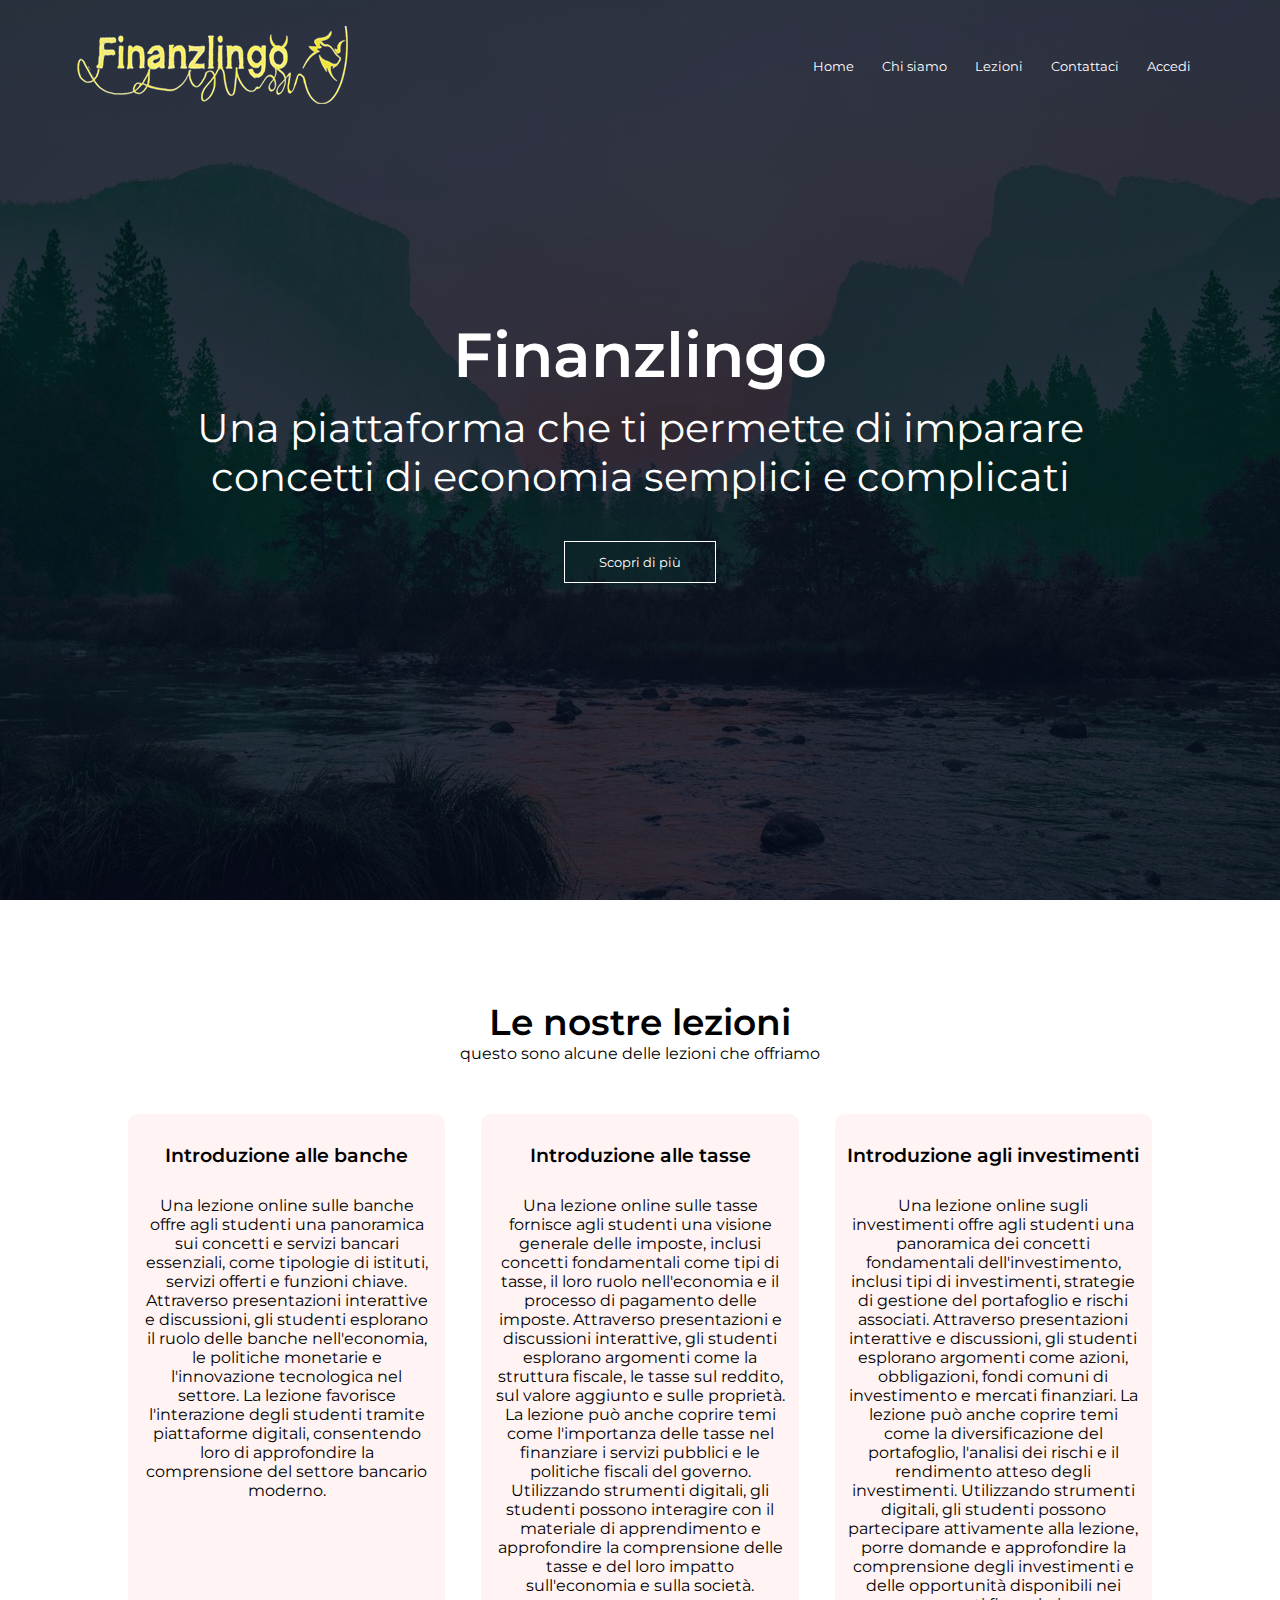
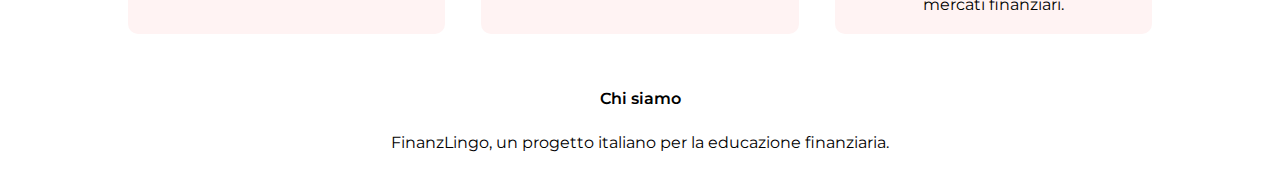
<file: index.html>
<!DOCTYPE html>
<html>
<head>

<meta name="viewport" content="with=device-width, initial-scale=1.0">
    <title>Finanzlingo?</title>
    <link rel="stylesheet" href="styles.css">
    <link rel="preconnect" href="https://fonts.googleapis.com">
    <link rel="preconnect" href="https://fonts.gstatic.com" crossorigin>
    <link href="https://fonts.googleapis.com/css2?family=Montserrat:ital,wght@0,100..900;1,100..900&display=swap" rel="stylesheet">
    <link rel="stylesheet" href="https://cdnjs.cloudflare.com/ajax/libs/font-awesome/4.7.0/css/font-awesome.min.css">


</head>


    <body>
        
        <section class="header">
<nav>
    <a href="index.html"><img src="images/logo.png"></a>

    <div class="nav-links" id="navlinks">
        <i class="fa fa-times" onclick="hidemenu()"></i>
        
        <ul>
        
                <li><a href="home.html">Home</a></li>
                <li><a href="chisiamo.html">Chi siamo</a></li>
                <li><a href="corsi.html">Lezioni</a></li>
                <li><a href="contattaci.html">Contattaci</a></li>
                <li><a href="index.html">Accedi</a></li>
            
        </ul>

    </div>
    <i class="fa fa-bars" onclick="showmenu()"></i>
</nav>
<div class="text-box">
    <h1>Finanzlingo</h1>
    <p>Una piattaforma che ti permette di imparare<br> concetti di economia semplici e complicati</p>
    <a href="" class="hero-btn">Scopri di più</a>
</div>

        </section>
        <!--------lezioni----------->
        <section class="Lezioni">
            <h1>Le nostre lezioni</h1>
            <p>questo sono alcune delle lezioni che offriamo</p>
            <div class="row">
                <div class="Lezioni-col" > 
                    <h3> Introduzione alle banche</h3>
                    <br>
                    <p>
                        Una lezione online sulle banche offre agli studenti una panoramica sui concetti e servizi bancari essenziali, come tipologie di istituti, servizi offerti e funzioni chiave. Attraverso presentazioni interattive e discussioni, gli studenti esplorano il ruolo delle banche nell'economia, le politiche monetarie e l'innovazione tecnologica nel settore. La lezione favorisce l'interazione degli studenti tramite piattaforme digitali, consentendo loro di approfondire la comprensione del settore bancario moderno.
                    </p>
                    </div>
                    <div class="Lezioni-col" > 
                    <h3> Introduzione alle tasse</h3>
                    <br>
                    <p>
                        Una lezione online sulle tasse fornisce agli studenti una visione generale delle imposte, inclusi concetti fondamentali come tipi di tasse, il loro ruolo nell'economia e il processo di pagamento delle imposte. Attraverso presentazioni e discussioni interattive, gli studenti esplorano argomenti come la struttura fiscale, le tasse sul reddito, sul valore aggiunto e sulle proprietà. La lezione può anche coprire temi come l'importanza delle tasse nel finanziare i servizi pubblici e le politiche fiscali del governo. Utilizzando strumenti digitali, gli studenti possono interagire con il materiale di apprendimento e approfondire la comprensione delle tasse e del loro impatto sull'economia e sulla società.
                    </p>
                    </div>
                    <div class="Lezioni-col" > 
                    <h3> Introduzione agli investimenti</h3>
                    <br>
                    <p>
                        Una lezione online sugli investimenti offre agli studenti una panoramica dei concetti fondamentali dell'investimento, inclusi tipi di investimenti, strategie di gestione del portafoglio e rischi associati. Attraverso presentazioni interattive e discussioni, gli studenti esplorano argomenti come azioni, obbligazioni, fondi comuni di investimento e mercati finanziari. La lezione può anche coprire temi come la diversificazione del portafoglio, l'analisi dei rischi e il rendimento atteso degli investimenti. Utilizzando strumenti digitali, gli studenti possono partecipare attivamente alla lezione, porre domande e approfondire la comprensione degli investimenti e delle opportunità disponibili nei mercati finanziari.
                    </div>
                </div>



        </section>
<!---------footer------------->
        <section class="footer">
            <h4>Chi siamo</h4>
            <p>FinanzLingo, un progetto italiano per la educazione finanziaria.</p>

        </section>

        <script src="functions.js"> </script>
           
    </body>



</html>
</file>
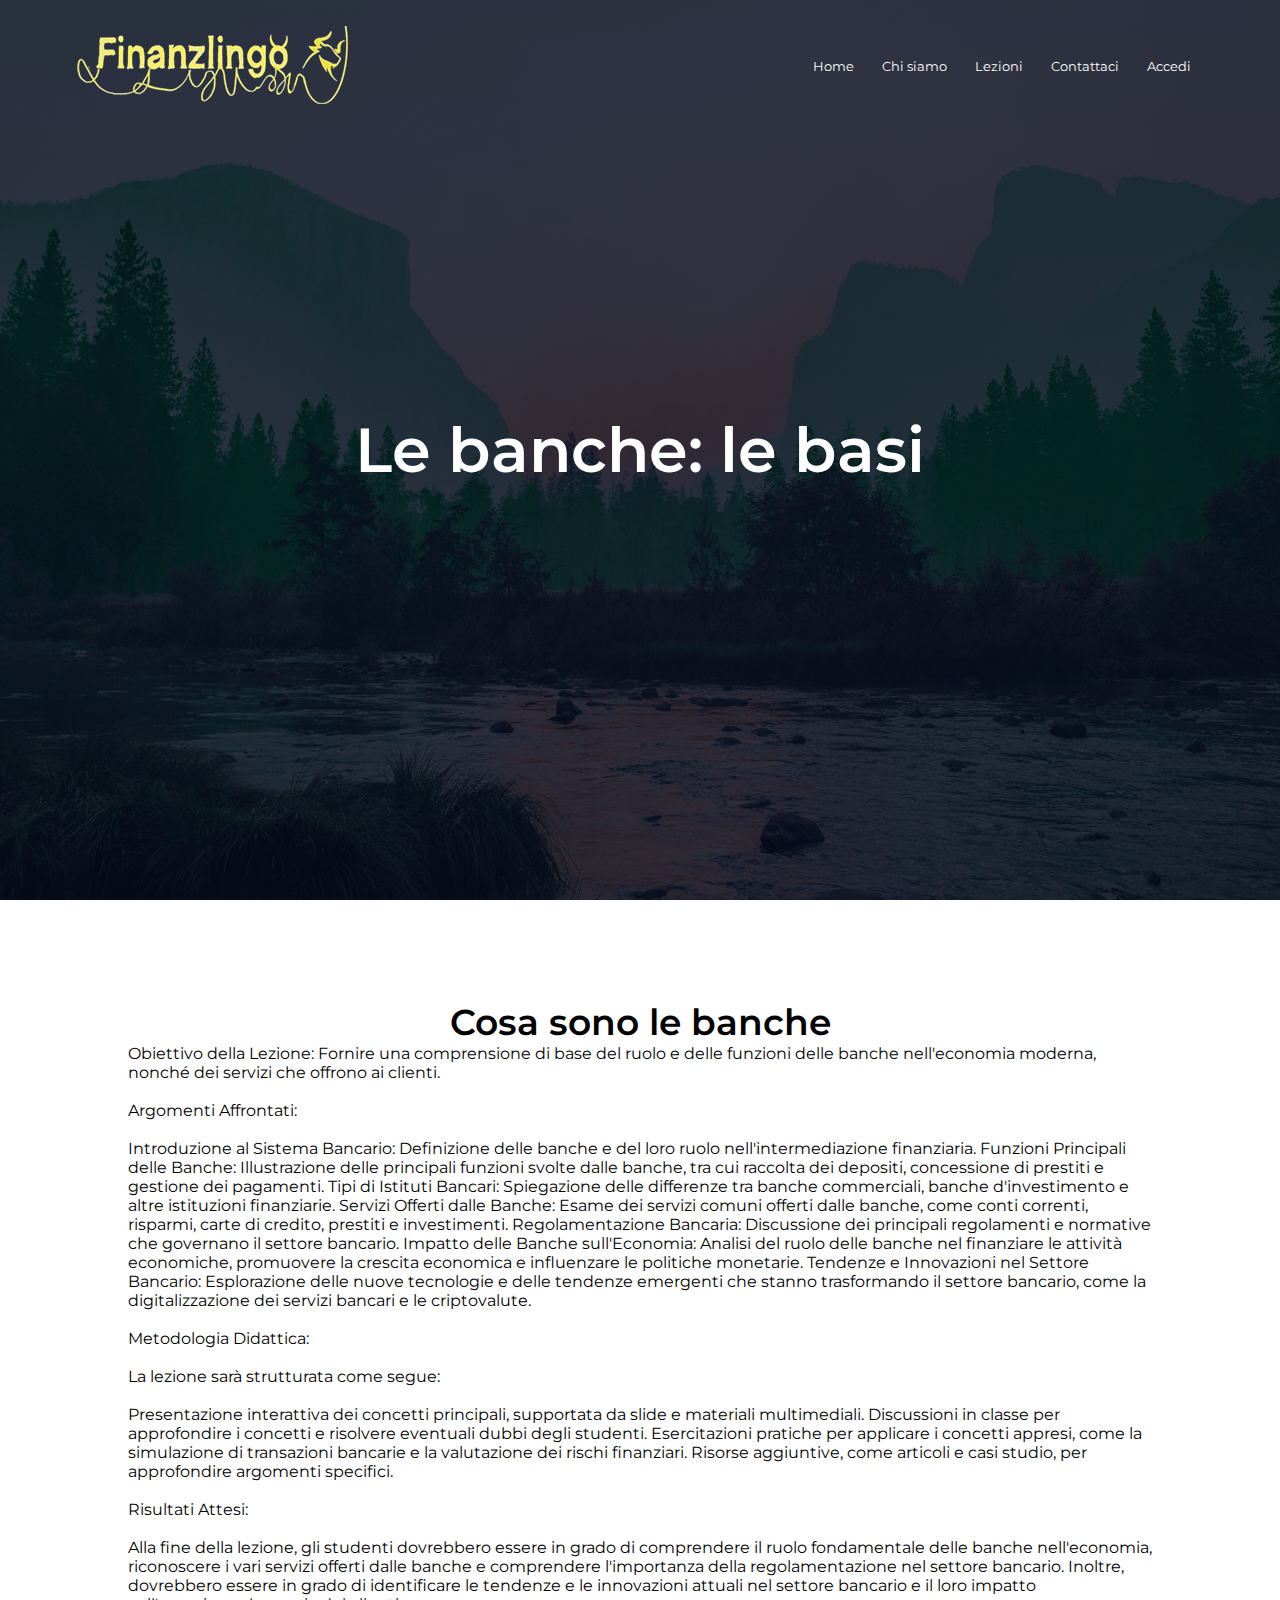
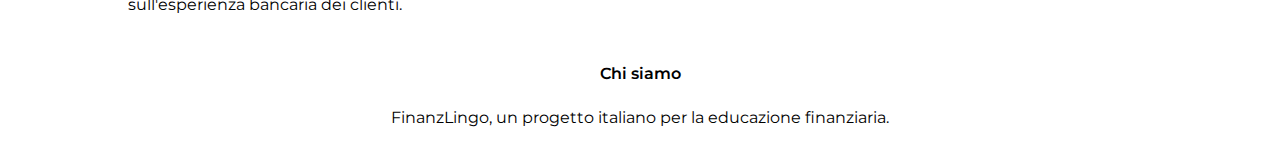
<file: banchebase.html>
<!DOCTYPE html>
<html>
<head>

<meta name="viewport" content="with=device-width, initial-scale=1.0">
    <title>Finanzlingo?</title>
    <link rel="stylesheet" href="styles.css">
    <link rel="preconnect" href="https://fonts.googleapis.com">
    <link rel="preconnect" href="https://fonts.gstatic.com" crossorigin>
    <link href="https://fonts.googleapis.com/css2?family=Montserrat:ital,wght@0,100..900;1,100..900&display=swap" rel="stylesheet">
    <link rel="stylesheet" href="https://cdnjs.cloudflare.com/ajax/libs/font-awesome/4.7.0/css/font-awesome.min.css">


</head>


    <body>
        
        <section class="header">
<nav>
    <a href="index.html"><img src="images/logo.png"></a>

    <div class="nav-links" id="navlinks">
        <i class="fa fa-times" onclick="hidemenu()"></i>
        
        <ul>
        
                <li><a href="home.html">Home</a></li>
                <li><a href="chisiamo.html">Chi siamo</a></li>
                <li><a href="corsi.html">Lezioni</a></li>
                <li><a href="contattaci.html">Contattaci</a></li>
                <li><a href="index.html">Accedi</a></li>
            
        </ul>

    </div>
    <i class="fa fa-bars" onclick="showmenu()"></i>
</nav>
<div class="text-box">
    <h1>Le banche: le basi</h1>

</div>

        </section>
        <!--------lezione----------->
        <section class="Lezioni">
            <h1>Cosa sono le banche
            </h1>
            <p class="centrale">
                Obiettivo della Lezione:
                Fornire una comprensione di base del ruolo e delle funzioni delle banche nell'economia moderna, nonché dei servizi che offrono ai clienti.
                <br><br>
                Argomenti Affrontati:
                <br><br>
                Introduzione al Sistema Bancario: Definizione delle banche e del loro ruolo nell'intermediazione finanziaria.
                Funzioni Principali delle Banche: Illustrazione delle principali funzioni svolte dalle banche, tra cui raccolta dei depositi, concessione di prestiti e gestione dei pagamenti.
                Tipi di Istituti Bancari: Spiegazione delle differenze tra banche commerciali, banche d'investimento e altre istituzioni finanziarie.
                Servizi Offerti dalle Banche: Esame dei servizi comuni offerti dalle banche, come conti correnti, risparmi, carte di credito, prestiti e investimenti.
                Regolamentazione Bancaria: Discussione dei principali regolamenti e normative che governano il settore bancario.
                Impatto delle Banche sull'Economia: Analisi del ruolo delle banche nel finanziare le attività economiche, promuovere la crescita economica e influenzare le politiche monetarie.
                Tendenze e Innovazioni nel Settore Bancario: Esplorazione delle nuove tecnologie e delle tendenze emergenti che stanno trasformando il settore bancario, come la digitalizzazione dei servizi bancari e le criptovalute.
                <br><br>Metodologia Didattica:<br><br>
                La lezione sarà strutturata come segue:
                <br><br>
                Presentazione interattiva dei concetti principali, supportata da slide e materiali multimediali.
                Discussioni in classe per approfondire i concetti e risolvere eventuali dubbi degli studenti.
                Esercitazioni pratiche per applicare i concetti appresi, come la simulazione di transazioni bancarie e la valutazione dei rischi finanziari.
                Risorse aggiuntive, come articoli e casi studio, per approfondire argomenti specifici.<br><br>
                Risultati Attesi:<br><br>
                Alla fine della lezione, gli studenti dovrebbero essere in grado di comprendere il ruolo fondamentale delle banche nell'economia, riconoscere i vari servizi offerti dalle banche e comprendere l'importanza della regolamentazione nel settore bancario. Inoltre, dovrebbero essere in grado di identificare le tendenze e le innovazioni attuali nel settore bancario e il loro impatto sull'esperienza bancaria dei clienti.
            </p>
           


        </section>
<!---------footer------------->
        <section class="footer">
            <h4>Chi siamo</h4>
            <p>FinanzLingo, un progetto italiano per la educazione finanziaria.</p>

        </section>

        <script src="functions.js"> </script>
           
    </body>



</html>
</file>
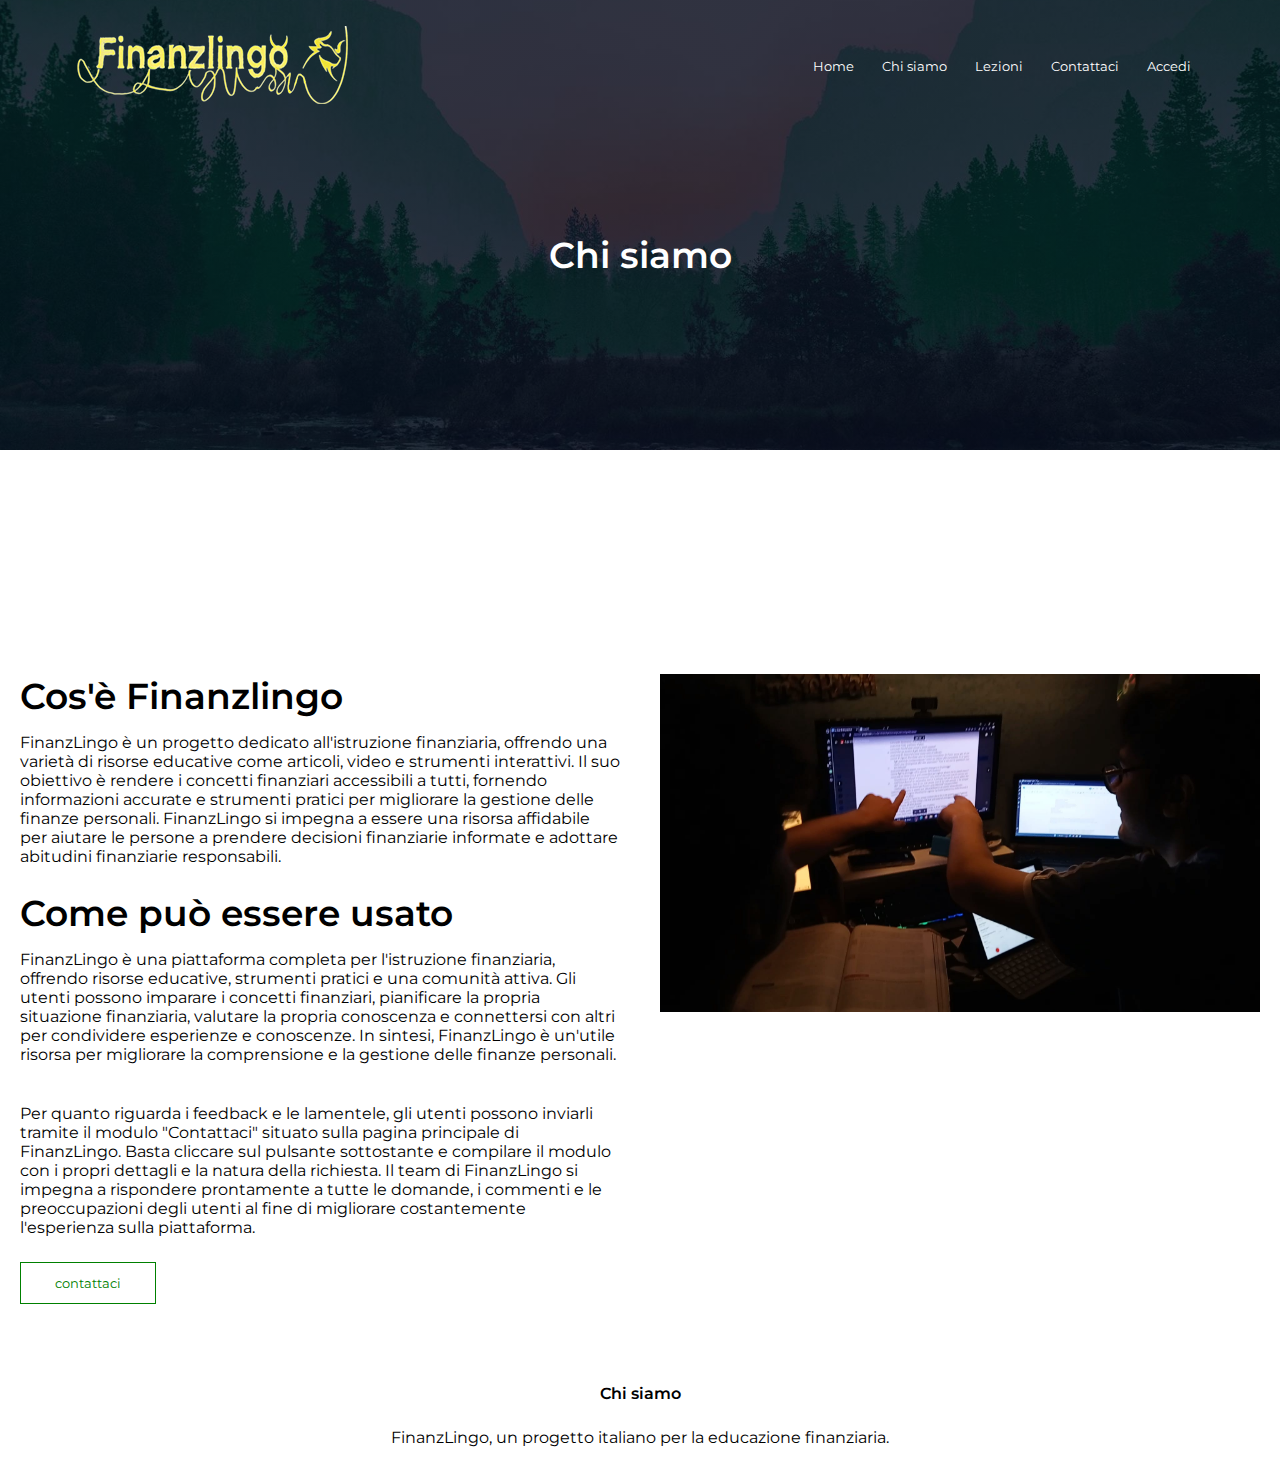
<file: chisiamo.html>
<!DOCTYPE html>
<html>
<head>

<meta name="viewport" content="with=device-width, initial-scale=1.0">
    <title>Finanzlingo?</title>
    <link rel="stylesheet" href="styles.css">
    <link rel="preconnect" href="https://fonts.googleapis.com">
    <link rel="preconnect" href="https://fonts.gstatic.com" crossorigin>
    <link href="https://fonts.googleapis.com/css2?family=Montserrat:ital,wght@0,100..900;1,100..900&display=swap" rel="stylesheet">
    <link rel="stylesheet" href="https://cdnjs.cloudflare.com/ajax/libs/font-awesome/4.7.0/css/font-awesome.min.css">


</head>


    <body>
        
        <section class="sub-header">
<nav>
    <a href="index.html"><img src="images/logo.png"></a>

    <div class="nav-links" id="navlinks">
        <i class="fa fa-times" onclick="hidemenu()"></i>
        
        <ul>
                <li><a href="home.html">Home</a></li>
                <li><a href="chisiamo.html">Chi siamo</a></li>
                <li><a href="corsi.html">Lezioni</a></li>
                <li><a href="contattaci.html">Contattaci</a></li>
                <li><a href="index.html">Accedi</a></li>
        </ul>

    </div>
    <i class="fa fa-bars" onclick="showmenu()"></i>
</nav>
<h1>Chi siamo</h1>

</section>



<!---------chisiamo----------->
<section class="chisiamo"></section>
<div class="row">
    <div class="chisiamo-col">
        <h1>Cos'è Finanzlingo</h1>
        <p>FinanzLingo è un progetto dedicato all'istruzione finanziaria, offrendo una varietà di risorse educative come articoli, video e strumenti interattivi. Il suo obiettivo è rendere i concetti finanziari accessibili a tutti, fornendo informazioni accurate e strumenti pratici per migliorare la gestione delle finanze personali. FinanzLingo si impegna a essere una risorsa affidabile per aiutare le persone a prendere decisioni finanziarie informate e adottare abitudini finanziarie responsabili.</p>
        <h1>Come può essere usato</h1>
        <p>
            FinanzLingo è una piattaforma completa per l'istruzione finanziaria, offrendo risorse educative, strumenti pratici e una comunità attiva. Gli utenti possono imparare i concetti finanziari, pianificare la propria situazione finanziaria, valutare la propria conoscenza e connettersi con altri per condividere esperienze e conoscenze. In sintesi, FinanzLingo è un'utile risorsa per migliorare la comprensione e la gestione delle finanze personali.
        </p>
        <p>Per quanto riguarda i feedback e le lamentele, gli utenti possono inviarli tramite il modulo "Contattaci" situato sulla pagina principale di FinanzLingo. Basta cliccare sul pulsante sottostante e compilare il modulo con i propri dettagli e la natura della richiesta. Il team di FinanzLingo si impegna a rispondere prontamente a tutte le domande, i commenti e le preoccupazioni degli utenti al fine di migliorare costantemente l'esperienza sulla piattaforma.</p>
        <a href="contattaci.html"class="hero-btn red-btn" >contattaci</a>
    </div>
    <div class="chisiamo-col">
        <img src="images/about.jpg">
    </div>

</div>

        </section>
<!---------footer------------->
        <section class="footer">
            <h4>Chi siamo</h4>
            <p>FinanzLingo, un progetto italiano per la educazione finanziaria.</p>

        </section>

        <script src="functions.js"> </script>
           
    </body>



</html>
</file>
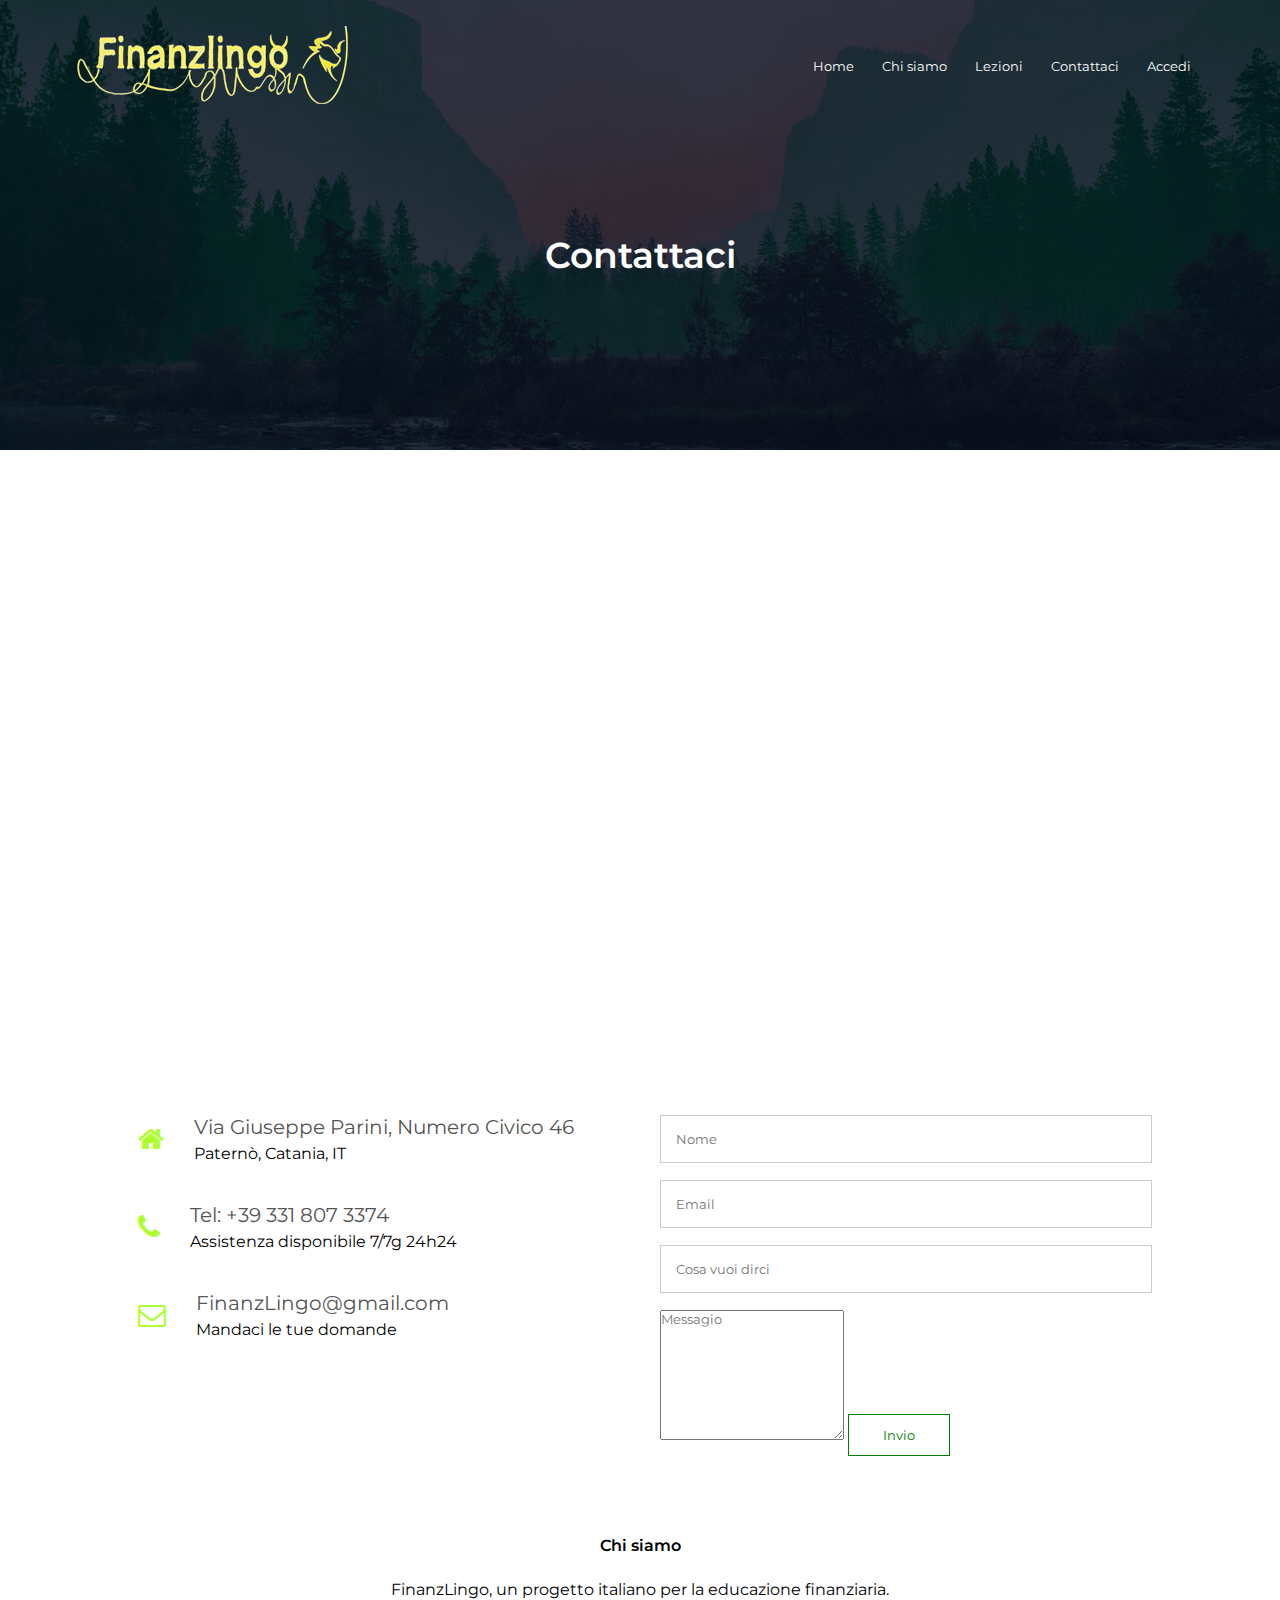
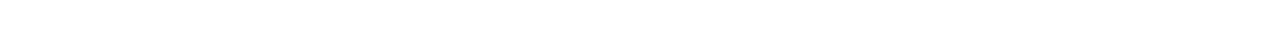
<file: contattaci.html>
<!DOCTYPE html>
<html>
<head>

<meta name="viewport" content="with=device-width, initial-scale=1.0">
    <title>Finanzlingo?</title>
    <link rel="stylesheet" href="styles.css">
    <link rel="preconnect" href="https://fonts.googleapis.com">
    <link rel="preconnect" href="https://fonts.gstatic.com" crossorigin>
    <link href="https://fonts.googleapis.com/css2?family=Montserrat:ital,wght@0,100..900;1,100..900&display=swap" rel="stylesheet">
    <link rel="stylesheet" href="https://cdnjs.cloudflare.com/ajax/libs/font-awesome/4.7.0/css/font-awesome.min.css">


</head>


    <body>
        
        <section class="sub-header">
<nav>
    <a href="index.html"><img src="images/logo.png"></a>

    <div class="nav-links" id="navlinks">
        <i class="fa fa-times" onclick="hidemenu()"></i>
        
        <ul>
            <li><a href="home.html">Home</a></li>
            <li><a href="chisiamo.html">Chi siamo</a></li>
            <li><a href="corsi.html">Lezioni</a></li>
            <li><a href="contattaci.html">Contattaci</a></li>
            <li><a href="index.html">Accedi</a></li>
        </ul>

    </div>
    <i class="fa fa-bars" onclick="showmenu()"></i>
</nav>
<h1>Contattaci</h1>

</section>



<!---------contattaci----------->
<section class="location">
    <iframe src="https://www.google.com/maps/embed?pb=!1m18!1m12!1m3!1d3162.2981134349934!2d14.900041410758499!3d37.57159727192074!2m3!1f0!2f0!3f0!3m2!1i1024!2i768!4f13.1!3m3!1m2!1s0x131150fcb1dc0073%3A0x9aa8e48c0bc25cc4!2sIstituto%20Tecnico%20Economico%20Statale%20%22Gioacchino%20Russo%22!5e0!3m2!1sit!2sit!4v1711713190476!5m2!1sit!2sit" width="600" height="450" style="border:0;" allowfullscreen="" loading="lazy" referrerpolicy="no-referrer-when-downgrade"></iframe>

</section>

<section class="Contattaci">
<div class="row">
    <div class="Contattaci-col">
        <div>
           <i class="fa fa-home"></i> 
           <span>
            <h5>
                Via Giuseppe Parini, Numero Civico 46
            </h5>
            
            <p>
                Paternò, Catania, IT
            </p>

           </span>
        </div>


    
        <div>
           <i class="fa fa-phone"></i> 
           <span>
            <h5>
                Tel: +39 331  807 3374 
            </h5>
            
            <p>
                 Assistenza disponibile 7/7g 24h24
            </p>

           </span>
        </div>

        
            <div>
               <i class="fa fa-envelope-o"></i> 
               <span>
                <h5>
                    FinanzLingo@gmail.com
                </h5>
                
                <p>
                    Mandaci le tue domande
                </p>
            
    
               </span>
            </div>
</div>

<div class="Contattaci-col">
<form action="form-handler.php" method="post">
    <input type="text" name="Nome" placeholder="Nome" required>
    <input type="email" name="email" placeholder="Email" required>
    <input type="text"  name="subject"  placeholder="Cosa vuoi dirci" required>
    <textarea rows="8" name="messagio" placeholder="Messagio"></textarea>
    <button type="submit" class="hero-btn red-btn">Invio</button>
</form>


</div>

</section>
<!---------footer------------->
        <section class="footer">
            <h4>Chi siamo</h4>
            <p>FinanzLingo, un progetto italiano per la educazione finanziaria.</p>

        </section>

        <script src="functions.js"> </script>
           
    </body>



</html>
</file>
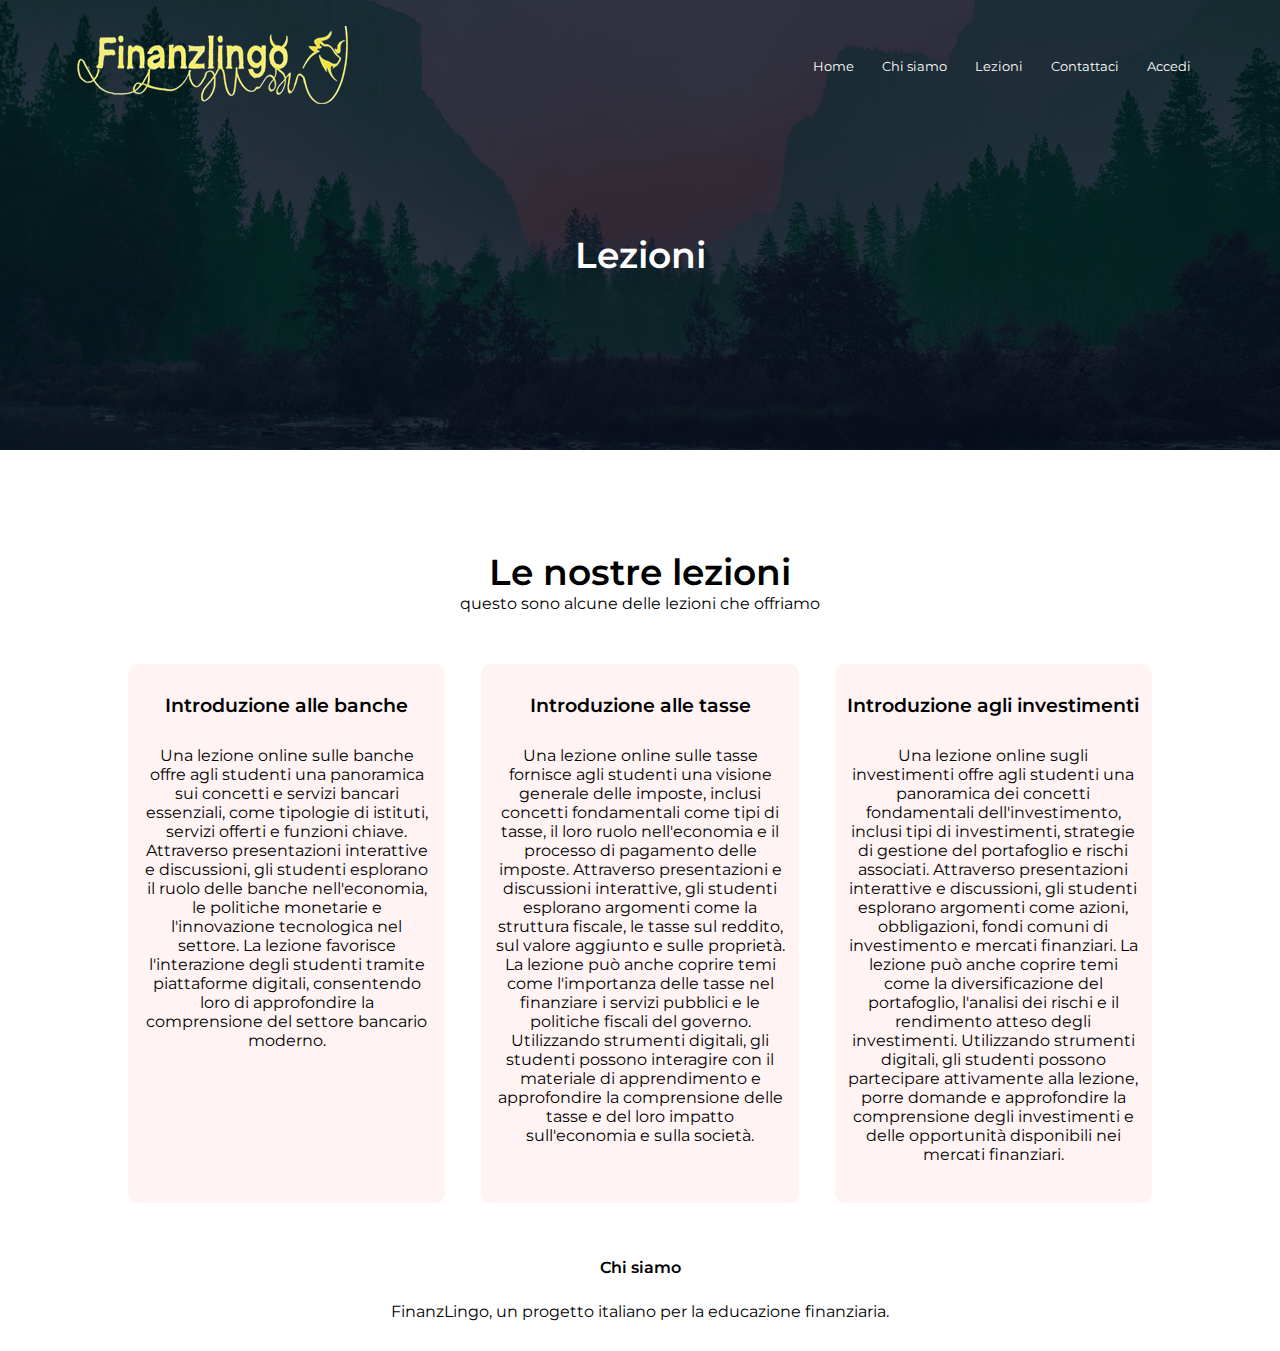
<file: corsi.html>
<!DOCTYPE html>
<html>
<head>

<meta name="viewport" content="with=device-width, initial-scale=1.0">
    <title>Finanzlingo?</title>
    <link rel="stylesheet" href="styles.css">
    <link rel="preconnect" href="https://fonts.googleapis.com">
    <link rel="preconnect" href="https://fonts.gstatic.com" crossorigin>
    <link href="https://fonts.googleapis.com/css2?family=Montserrat:ital,wght@0,100..900;1,100..900&display=swap" rel="stylesheet">
    <link rel="stylesheet" href="https://cdnjs.cloudflare.com/ajax/libs/font-awesome/4.7.0/css/font-awesome.min.css">


</head>


    <body>
        
        <section class="sub-header">
<nav>
    <a href="index.html"><img src="images/logo.png"></a>

    <div class="nav-links" id="navlinks">
        <i class="fa fa-times" onclick="hidemenu()"></i>
        
        <ul>
            <li><a href="home.html">Home</a></li>
            <li><a href="chisiamo.html">Chi siamo</a></li>
            <li><a href="corsi.html">Lezioni</a></li>
            <li><a href="contattaci.html">Contattaci</a></li>
            <li><a href="index.html">Accedi</a></li>
        </ul>

    </div>
    <i class="fa fa-bars" onclick="showmenu()"></i>
</nav>
<h1>Lezioni</h1>

</section>



<!---------lezioni----------->
<section class="Lezioni">
    <h1>Le nostre lezioni</h1>
    <p>questo sono alcune delle lezioni che offriamo</p>
    <div class="row">
        <div class="Lezioni-col"  id="lezione-banche"> 
            <h3> Introduzione alle banche</h3>
            <br>
            <p>
                Una lezione online sulle banche offre agli studenti una panoramica sui concetti e servizi bancari essenziali, come tipologie di istituti, servizi offerti e funzioni chiave. Attraverso presentazioni interattive e discussioni, gli studenti esplorano il ruolo delle banche nell'economia, le politiche monetarie e l'innovazione tecnologica nel settore. La lezione favorisce l'interazione degli studenti tramite piattaforme digitali, consentendo loro di approfondire la comprensione del settore bancario moderno.
            </p>
            <br>
            <br>
            </div>
            <div class="Lezioni-col" id="lezione-tasse" > 
            <h3> Introduzione alle tasse</h3>
            <br>
            <p>
                Una lezione online sulle tasse fornisce agli studenti una visione generale delle imposte, inclusi concetti fondamentali come tipi di tasse, il loro ruolo nell'economia e il processo di pagamento delle imposte. Attraverso presentazioni e discussioni interattive, gli studenti esplorano argomenti come la struttura fiscale, le tasse sul reddito, sul valore aggiunto e sulle proprietà. La lezione può anche coprire temi come l'importanza delle tasse nel finanziare i servizi pubblici e le politiche fiscali del governo. Utilizzando strumenti digitali, gli studenti possono interagire con il materiale di apprendimento e approfondire la comprensione delle tasse e del loro impatto sull'economia e sulla società.
            </p>
            <br>
            <br>
            </div>
            <div class="Lezioni-col" id="lezione-investimenti" > 
            <h3> Introduzione agli investimenti</h3>
            <br>
            <p>
                Una lezione online sugli investimenti offre agli studenti una panoramica dei concetti fondamentali dell'investimento, inclusi tipi di investimenti, strategie di gestione del portafoglio e rischi associati. Attraverso presentazioni interattive e discussioni, gli studenti esplorano argomenti come azioni, obbligazioni, fondi comuni di investimento e mercati finanziari. La lezione può anche coprire temi come la diversificazione del portafoglio, l'analisi dei rischi e il rendimento atteso degli investimenti. Utilizzando strumenti digitali, gli studenti possono partecipare attivamente alla lezione, porre domande e approfondire la comprensione degli investimenti e delle opportunità disponibili nei mercati finanziari.
                <br>
                <br>
            
            </div>

        </div>

        </div>
    
                



</section>
<!---------footer------------->
        <section class="footer">
            <h4>Chi siamo</h4>
            <p>FinanzLingo, un progetto italiano per la educazione finanziaria.</p>

        </section>

        <script src="functions.js"> </script>
           
    </body>



</html>
</file>
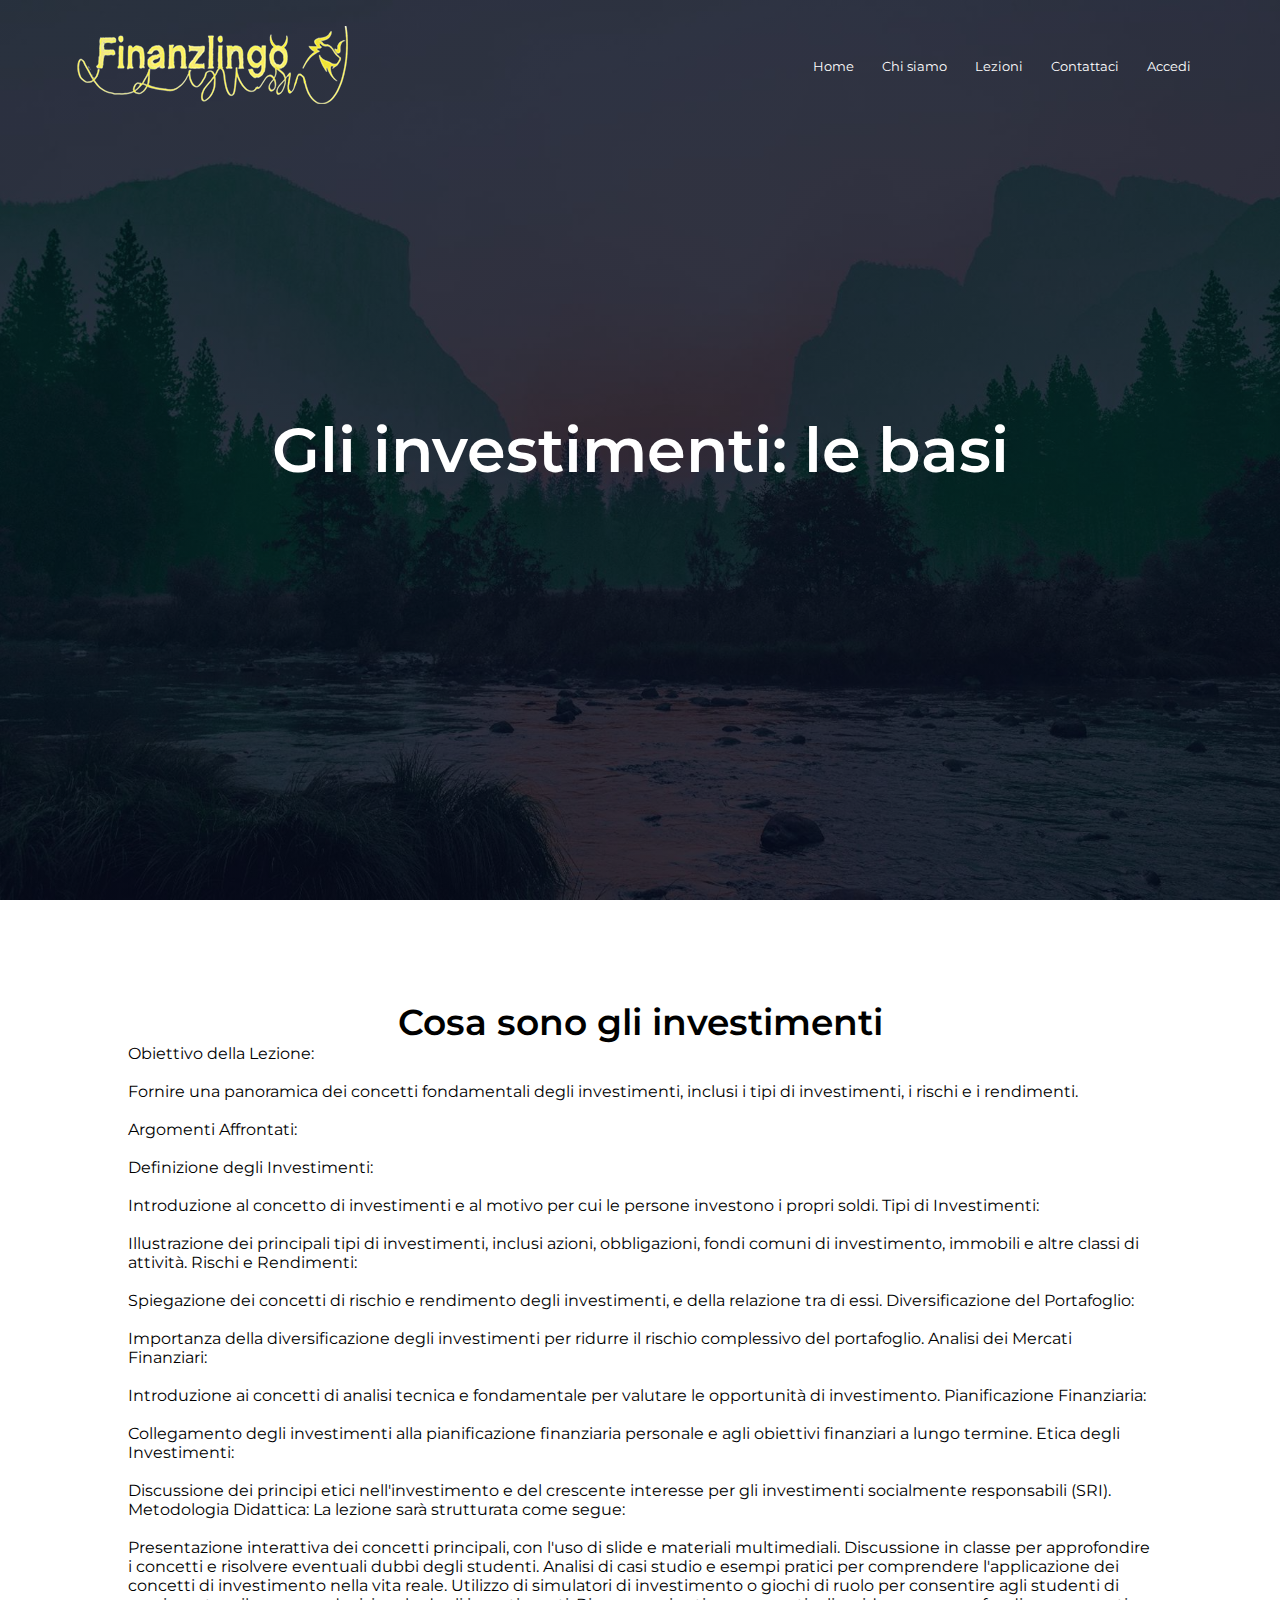
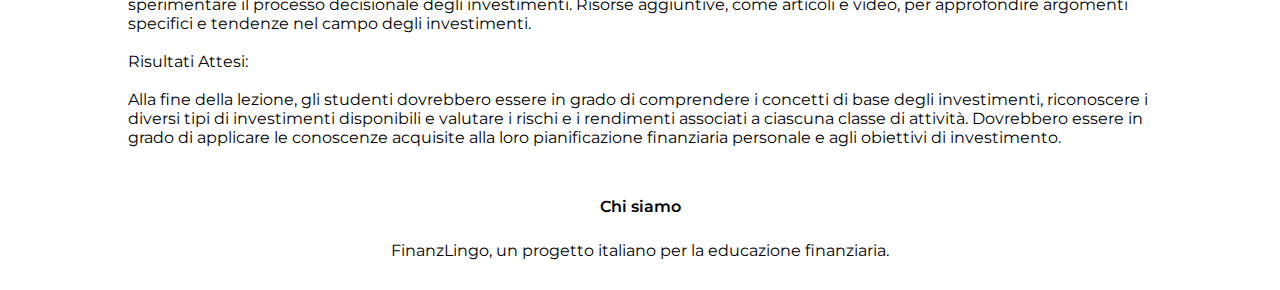
<file: investimentibase.html>
<!DOCTYPE html>
<html>
<head>

<meta name="viewport" content="with=device-width, initial-scale=1.0">
    <title>Finanzlingo?</title>
    <link rel="stylesheet" href="styles.css">
    <link rel="preconnect" href="https://fonts.googleapis.com">
    <link rel="preconnect" href="https://fonts.gstatic.com" crossorigin>
    <link href="https://fonts.googleapis.com/css2?family=Montserrat:ital,wght@0,100..900;1,100..900&display=swap" rel="stylesheet">
    <link rel="stylesheet" href="https://cdnjs.cloudflare.com/ajax/libs/font-awesome/4.7.0/css/font-awesome.min.css">


</head>


    <body>
        
        <section class="header">
<nav>
    <a href="index.html"><img src="images/logo.png"></a>

    <div class="nav-links" id="navlinks">
        <i class="fa fa-times" onclick="hidemenu()"></i>
        
        <ul>
        
                <li><a href="home.html">Home</a></li>
                <li><a href="chisiamo.html">Chi siamo</a></li>
                <li><a href="corsi.html">Lezioni</a></li>
                <li><a href="contattaci.html">Contattaci</a></li>
                <li><a href="index.html">Accedi</a></li>
            
        </ul>

    </div>
    <i class="fa fa-bars" onclick="showmenu()"></i>
</nav>
<div class="text-box">
    <h1>Gli investimenti: le basi</h1>

</div>

        </section>
        <!--------lezione----------->
        <section class="Lezioni">
            <h1>Cosa sono gli investimenti
            </h1>
            <p class="centrale">
                Obiettivo della Lezione:<br><br>
Fornire una panoramica dei concetti fondamentali degli investimenti, inclusi i tipi di investimenti, i rischi e i rendimenti.
<br><br>
Argomenti Affrontati:<br><br>

Definizione degli Investimenti:<br><br> Introduzione al concetto di investimenti e al motivo per cui le persone investono i propri soldi.
Tipi di Investimenti:<br><br> Illustrazione dei principali tipi di investimenti, inclusi azioni, obbligazioni, fondi comuni di investimento, immobili e altre classi di attività.
Rischi e Rendimenti:<br><br> Spiegazione dei concetti di rischio e rendimento degli investimenti, e della relazione tra di essi.
Diversificazione del Portafoglio:<br><br> Importanza della diversificazione degli investimenti per ridurre il rischio complessivo del portafoglio.
Analisi dei Mercati Finanziari:<br><br> Introduzione ai concetti di analisi tecnica e fondamentale per valutare le opportunità di investimento.
Pianificazione Finanziaria: <br><br>Collegamento degli investimenti alla pianificazione finanziaria personale e agli obiettivi finanziari a lungo termine.
Etica degli Investimenti:<br><br> Discussione dei principi etici nell'investimento e del crescente interesse per gli investimenti socialmente responsabili (SRI).
Metodologia Didattica:
La lezione sarà strutturata come segue:<br><br>

Presentazione interattiva dei concetti principali, con l'uso di slide e materiali multimediali.
Discussione in classe per approfondire i concetti e risolvere eventuali dubbi degli studenti.
Analisi di casi studio e esempi pratici per comprendere l'applicazione dei concetti di investimento nella vita reale.
Utilizzo di simulatori di investimento o giochi di ruolo per consentire agli studenti di sperimentare il processo decisionale degli investimenti.
Risorse aggiuntive, come articoli e video, per approfondire argomenti specifici e tendenze nel campo degli investimenti.
<br><br>Risultati Attesi:<br><br>
Alla fine della lezione, gli studenti dovrebbero essere in grado di comprendere i concetti di base degli investimenti, riconoscere i diversi tipi di investimenti disponibili e valutare i rischi e i rendimenti associati a ciascuna classe di attività. Dovrebbero essere in grado di applicare le conoscenze acquisite alla loro pianificazione finanziaria personale e agli obiettivi di investimento.
            </p>
           


        </section>
<!---------footer------------->
        <section class="footer">
            <h4>Chi siamo</h4>
            <p>FinanzLingo, un progetto italiano per la educazione finanziaria.</p>

        </section>

        <script src="functions.js"> </script>
           
    </body>



</html>
</file>
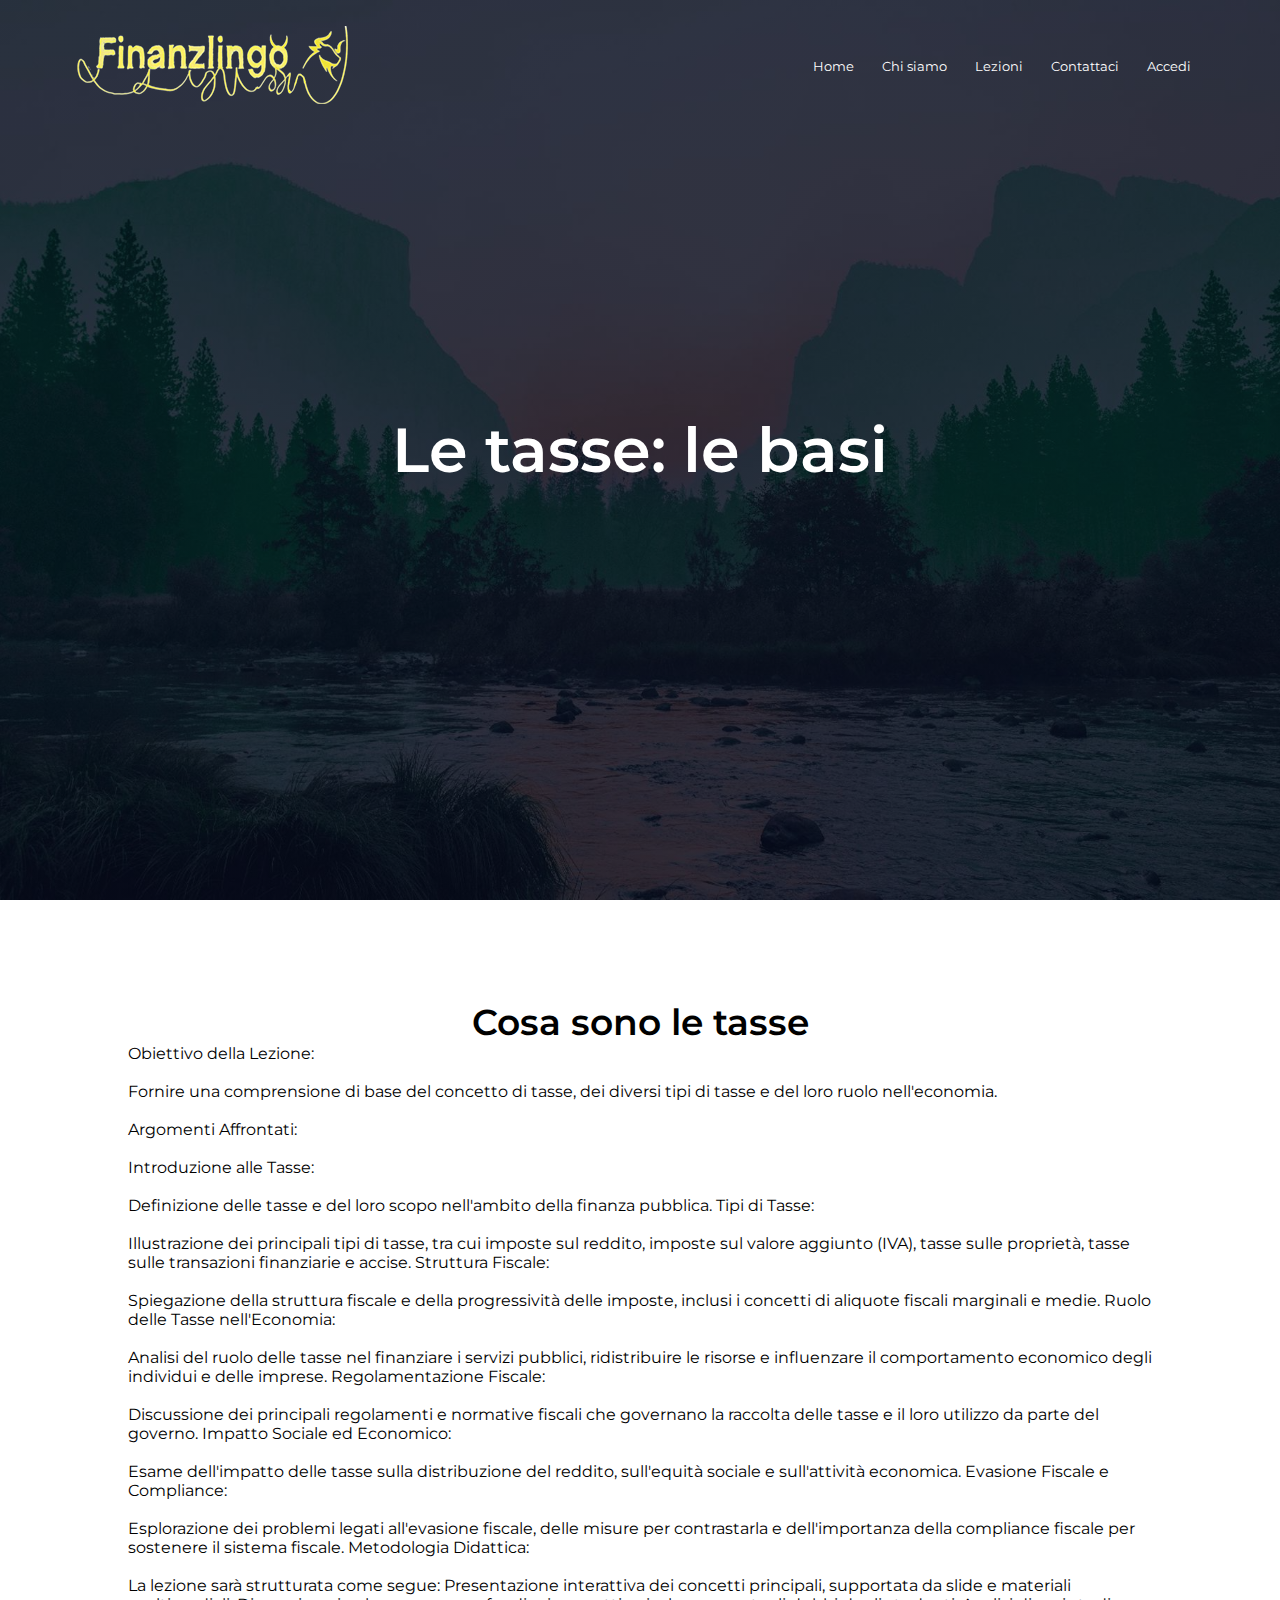
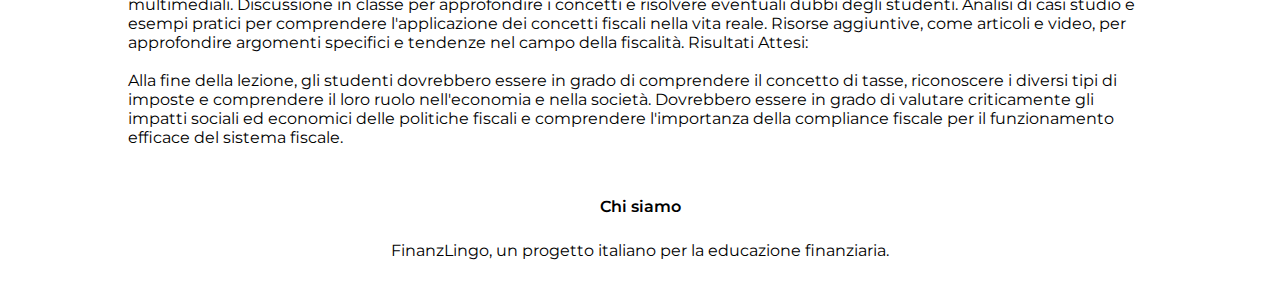
<file: tassebase.html>
<!DOCTYPE html>
<html>
<head>

<meta name="viewport" content="with=device-width, initial-scale=1.0">
    <title>Finanzlingo?</title>
    <link rel="stylesheet" href="styles.css">
    <link rel="preconnect" href="https://fonts.googleapis.com">
    <link rel="preconnect" href="https://fonts.gstatic.com" crossorigin>
    <link href="https://fonts.googleapis.com/css2?family=Montserrat:ital,wght@0,100..900;1,100..900&display=swap" rel="stylesheet">
    <link rel="stylesheet" href="https://cdnjs.cloudflare.com/ajax/libs/font-awesome/4.7.0/css/font-awesome.min.css">


</head>


    <body>
        
        <section class="header">
<nav>
    <a href="index.html"><img src="images/logo.png"></a>

    <div class="nav-links" id="navlinks">
        <i class="fa fa-times" onclick="hidemenu()"></i>
        
        <ul>
        
                <li><a href="home.html">Home</a></li>
                <li><a href="chisiamo.html">Chi siamo</a></li>
                <li><a href="corsi.html">Lezioni</a></li>
                <li><a href="contattaci.html">Contattaci</a></li>
                <li><a href="index.html">Accedi</a></li>
            
        </ul>

    </div>
    <i class="fa fa-bars" onclick="showmenu()"></i>
</nav>
<div class="text-box">
    <h1>Le tasse: le basi</h1>

</div>

        </section>
        <!--------lezione----------->
        <section class="Lezioni">
            <h1>Cosa sono le tasse
            </h1>
            <p class="centrale">
                Obiettivo della Lezione:<br><br>
                Fornire una comprensione di base del concetto di tasse, dei diversi tipi di tasse e del loro ruolo nell'economia.
                <br><br>
                Argomenti Affrontati:<br><br>
                
                Introduzione alle Tasse: <br><br>Definizione delle tasse e del loro scopo nell'ambito della finanza pubblica.
                Tipi di Tasse: <br><br>Illustrazione dei principali tipi di tasse, tra cui imposte sul reddito, imposte sul valore aggiunto (IVA), tasse sulle proprietà, tasse sulle transazioni finanziarie e accise.
                Struttura Fiscale:<br><br> Spiegazione della struttura fiscale e della progressività delle imposte, inclusi i concetti di aliquote fiscali marginali e medie.
                Ruolo delle Tasse nell'Economia: <br><br>Analisi del ruolo delle tasse nel finanziare i servizi pubblici, ridistribuire le risorse e influenzare il comportamento economico degli individui e delle imprese.
                Regolamentazione Fiscale:<br><br> Discussione dei principali regolamenti e normative fiscali che governano la raccolta delle tasse e il loro utilizzo da parte del governo.
                Impatto Sociale ed Economico:<br><br> Esame dell'impatto delle tasse sulla distribuzione del reddito, sull'equità sociale e sull'attività economica.
                Evasione Fiscale e Compliance: <br><br>Esplorazione dei problemi legati all'evasione fiscale, delle misure per contrastarla e dell'importanza della compliance fiscale per sostenere il sistema fiscale.
                Metodologia Didattica:<br><br>
                La lezione sarà strutturata come segue:
                
                Presentazione interattiva dei concetti principali, supportata da slide e materiali multimediali.
                Discussione in classe per approfondire i concetti e risolvere eventuali dubbi degli studenti.
                Analisi di casi studio e esempi pratici per comprendere l'applicazione dei concetti fiscali nella vita reale.
                Risorse aggiuntive, come articoli e video, per approfondire argomenti specifici e tendenze nel campo della fiscalità.
                Risultati Attesi:<br><br>
                Alla fine della lezione, gli studenti dovrebbero essere in grado di comprendere il concetto di tasse, riconoscere i diversi tipi di imposte e comprendere il loro ruolo nell'economia e nella società. Dovrebbero essere in grado di valutare criticamente gli impatti sociali ed economici delle politiche fiscali e comprendere l'importanza della compliance fiscale per il funzionamento efficace del sistema fiscale.    
            </p>
           


        </section>
<!---------footer------------->
        <section class="footer">
            <h4>Chi siamo</h4>
            <p>FinanzLingo, un progetto italiano per la educazione finanziaria.</p>

        </section>

        <script src="functions.js"> </script>
           
    </body>



</html>
</file>
<file: styles.css>
*{
    margin: 0;
    padding: 0;
    font-family: "Montserrat", sans-serif;
}


.header{
    min-height: 100vh;
    width: 100%;
    background-image:linear-gradient(rgba(4,9,30,0.7),rgba(4,9,30,0.7)),url(images/banner.png);
    background-position: center;
    background-size: cover;
    position: relative;
}
nav{
    display: flex;
    padding: 2% 6%;
    justify-content: space-between;
    align-items: center;
}
nav img {
    width: 150p;
}

.nav-links{
    flex: 1;
    text-align: right;
}

.nav-links ul li{
    list-style:none;
    display: inline-block;
    padding: 8px 12px;
    position:relative;
}
.nav-links ul li a {
    color:#fff;
    text-decoration: none;
    font-size: 13px;
}
.nav-links ul li::after{
    content:'';
    width:0%;
    height: 2px;
    background-color: rgba(255, 255, 255, 0.267);
    display: block;
    margin: auto;
}
.nav-links ul li:hover::after{
   width: 100%;
}
.text-box{
    width: 90%;
    color: #fff;
    position: absolute;
    top:50%;
    left: 50%;
    transform: translate(-50%, -50%);
    text-align: center;

}
.text-box h1{
    font-size: 62px;
}

.text-box p{
    margin:10px 0 40px;
    font-size: 40px;
    color: white;
}
.hero-btn{
display: inline-block;
text-decoration: none;
color: white;
border: 1px solid white;
padding: 12px 34px;
font-size: 13px;
background:transparent;
position: relative;
cursor: pointer;
}
.hero-btn:hover{
    border: 1px solid yellowgreen;
    background: yellowgreen;
    transition:1s;
}

nav .fa{
    display: none;
}
@media (max-width: 700px){
    .text-box h1{
        font-size: 30px;
    }
    .text-box p {
        font-size: 20px;
    }
    .nav-links ul li{
       display: block;
    }
    .nav-links{
        position: fixed;
        background: green;
        height: 100vh;
        width: 200px;
        top:0;
        right: -200px;
        text-align: left;
        z-index: 2;
        transition: 1s;

    }

    nav .fa{
        display: block;
        color: white;
        margin: 10px;
        font-size: 22px;
        cursor: pointer ;

    }
    .nav-links ul {
        padding: 30px;
    }
    } 
    /*-------------------lezioni---------------*/
    .Lezioni{
        width: 80%;
        margin: auto;
        text-align: center;
        padding-top: 100px;
        
    }
    
    h1{
        font-size: 36px;
        font-weight:600;
    }
    .p{
        color: black;
        font-size: 14px;
        font-weight: 300;
        line-height: 22px;
        padding:10px;
    }

    .centrale{
        text-align:left ;
    }
    .row{
        margin-top: 5%;
        display:flex;
        justify-content: space-between;
        
    }
    .Lezioni-col{
        flex-basis: 31%;
        background: #fff3f3;
        border-radius: 10px;
        margin-bottom: 5px;
        padding: 20px 12px;
        box-sizing: border-box;
        transition: 0.5s;

    }
    h3{
        text-align: center;
        font-weight: 600;
        margin: 10px 0;
    }

    .Lezioni-col:hover{
       box-shadow: 0 0 20px 0px rgba(0,0,0,0.2); 
    }
    @media(max-width: 700px){
        .row{
            flex-direction: column;
        }
        
    }
    /*---------footer-------------*/
    .footer{
        width: 100%;
        text-align: center;
        padding: 30px 0;
    }

    .footer h4{
        margin-bottom: 25px;
        margin-top: 20px;
        font-weight: 600; 
    }


    /*------------chisiamo---------*/
    .sub-header
    {
        height: 50vh;
        width: 100%;
        background-image:linear-gradient(rgba(4,9,30,0.7),rgba(4,9,30,0.7)),url(images/background.png);
        background-position: center;
        background-size: cover;
        text-align: center;
        color: white;
    }
    .sub-header h1{
        margin-top: 100px;
    }
    .chisiamo{
        width: 80%;
        margin: auto;
        padding-top:80px;
        padding-bottom:50px;
    }
    .chisiamo-col{
        flex-basis: 48%;
        padding: 30px 20px;
        
    }
    .chisiamo-col img{
        width: 100%;
    }
    .chisiamo-col h1{
        padding-top: 0;
    }
    .chisiamo-col p{
        padding:15px 0 25px;
    }
    .red-btn{
        border: 1px solid green;
        background:transparent;
        color:green;
    }
    .red-btn:hover{
        color:white;
    }

    .nero{
        color: black;
        background-color: lightblue;
    }
/*-----------contattaci-------------*/
.location{
    width: 80%;
    margin: auto;
    padding: 80px 0;
}
.location iframe{
    width: 100%;
    
}
.Contattaci{
    width: 80%;
    margin:auto;
}
.Contattaci-col{
    flex-basis: 48%;
    margin-bottom: 30px;
}
.Contattaci-col div{
    display: flex;
    align-items: center;
    margin-bottom: 40px;
}
.Contattaci-col div .fa{
    font-size: 28px;
    color:greenyellow;
    margin:10px;
    margin-right: 30px;
}
.Contattaci-col div p {
    padding:0;
}

.Contattaci-col div h5{
    font-size: 20px;
    margin-bottom: 5px;
    color: #555;
    font-weight: 400;
}
.Contattaci-col input, .Contattaci-col text area {
    width: 100%;
    padding: 15px;
    margin-bottom: 17px;
    outline:none;
    border: 1px solid #ccc;
    box-sizing: border-box;

}
</file>
